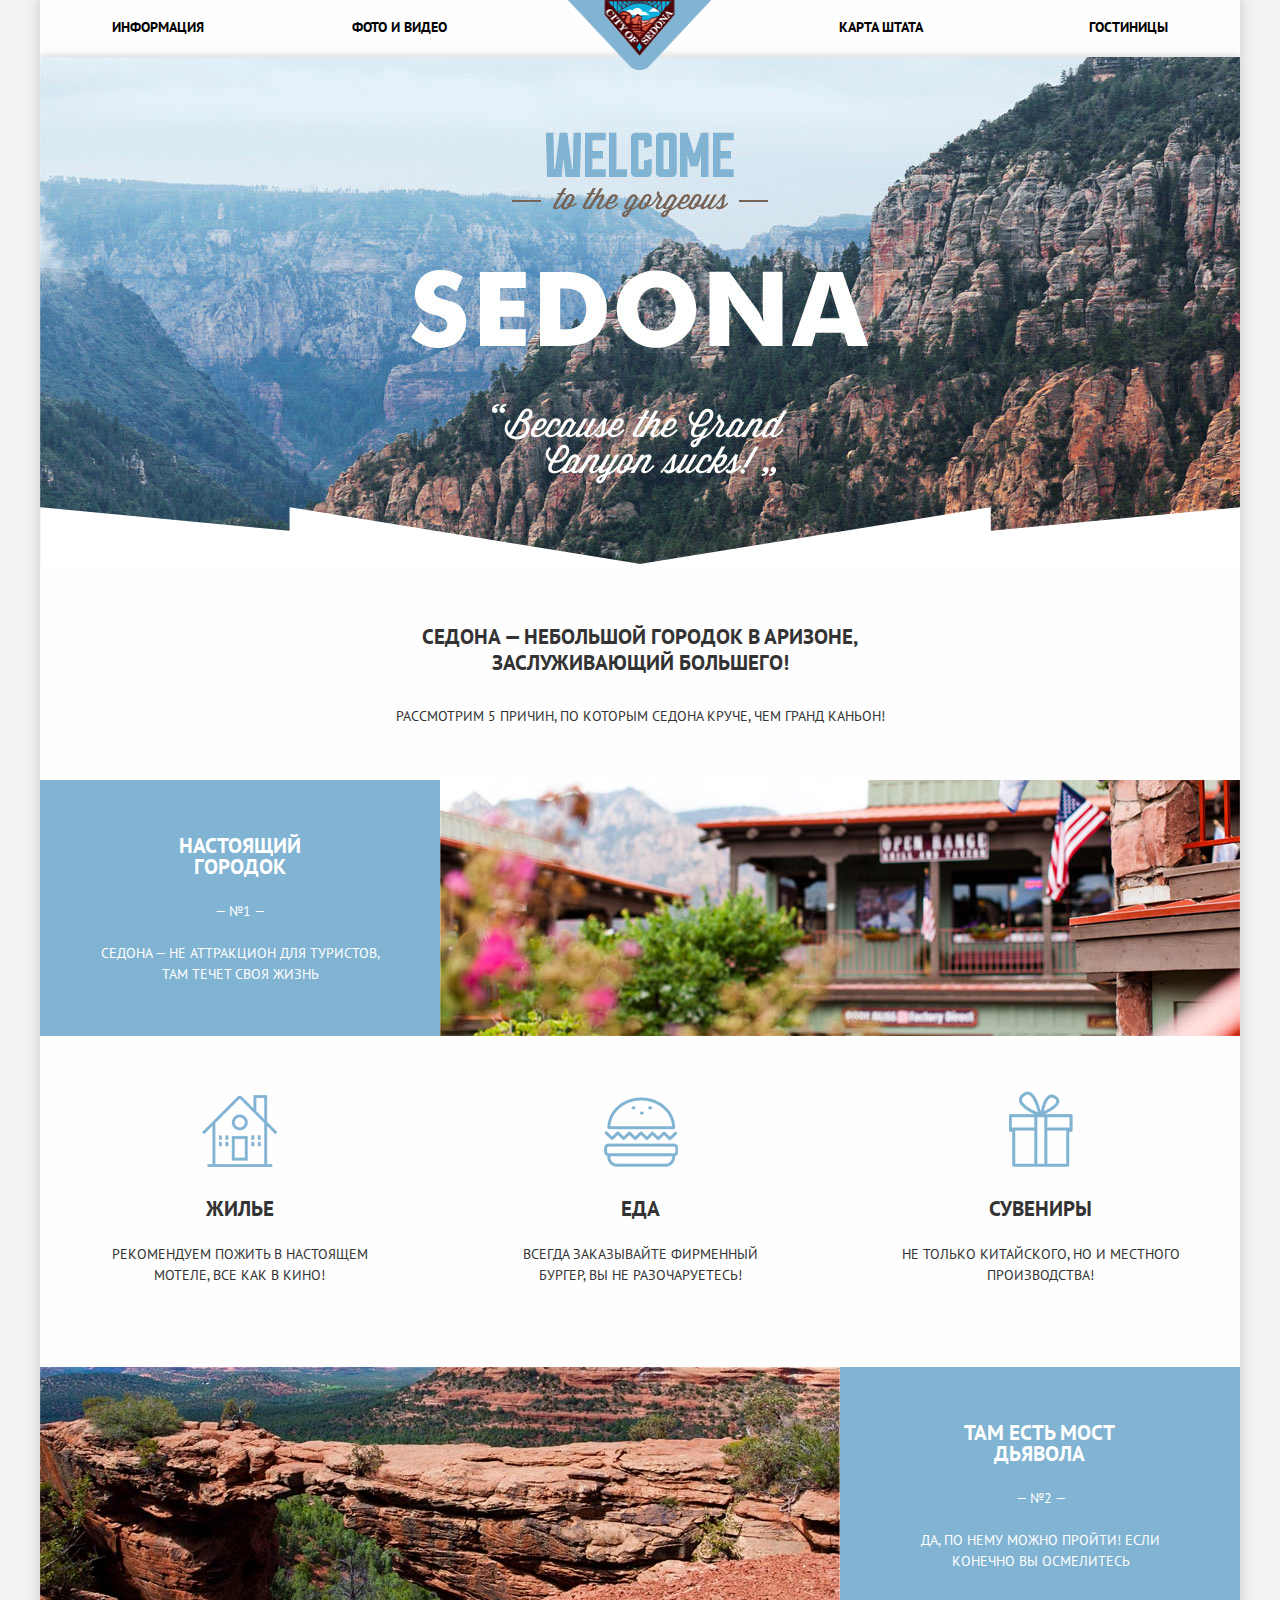
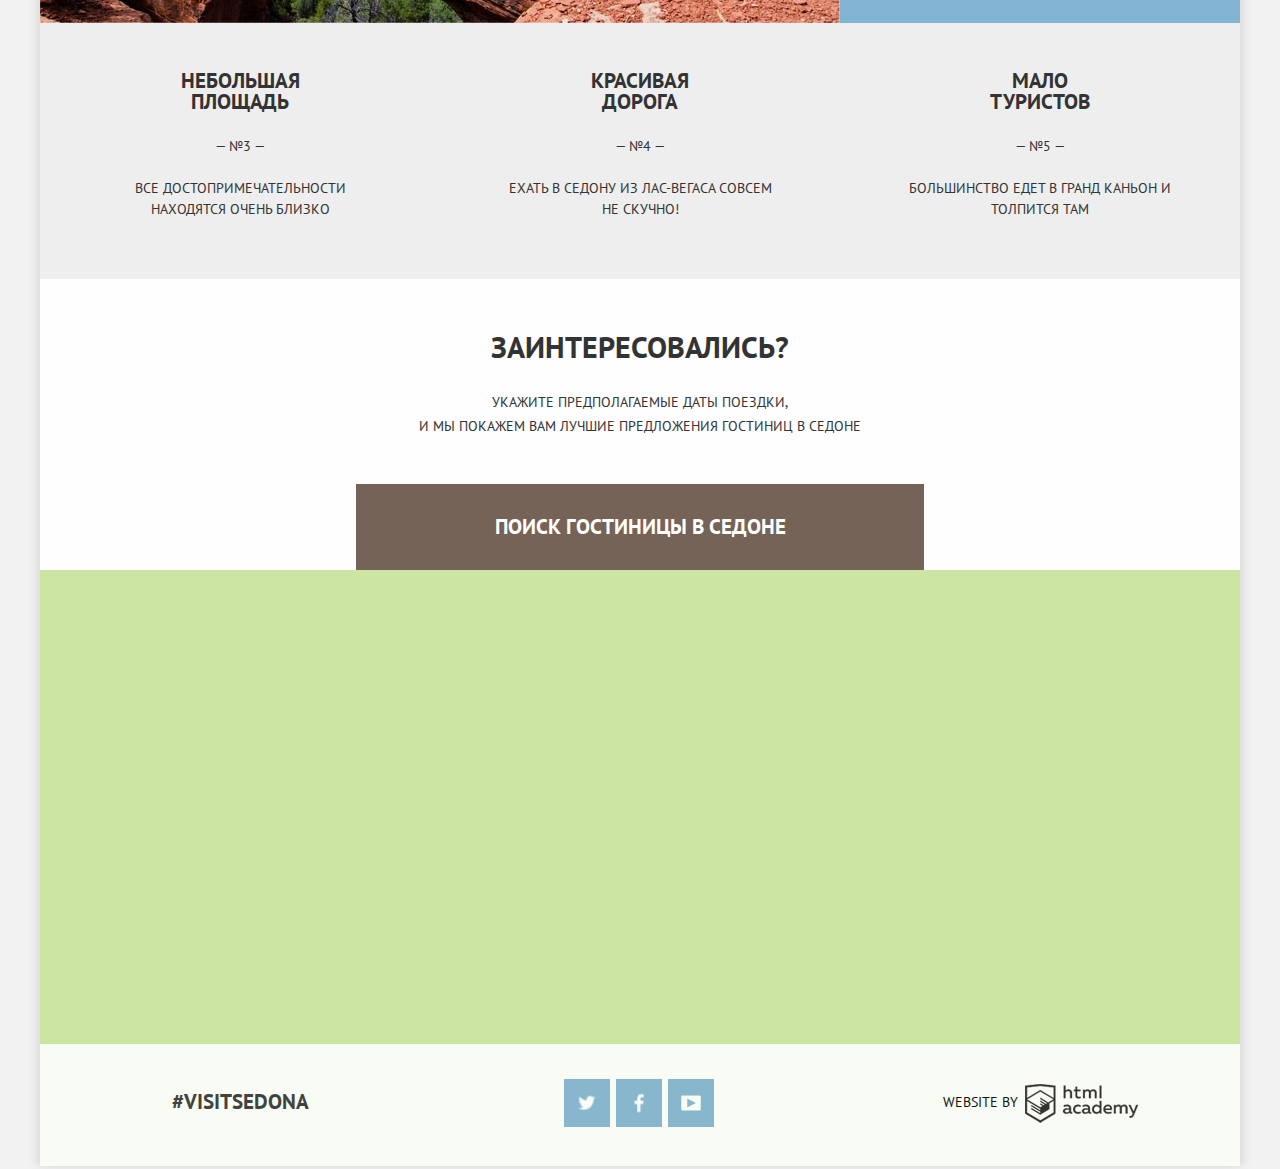
<file: index.html>
<!DOCTYPE html>
<html lang="ru">
  <head>
    <meta charset="utf-8">
    <title>HTML Academy: Седона</title>
    <link href="https://fonts.googleapis.com/css?family=PT+Sans:400,700&amp;subset=cyrillic" rel="stylesheet">
    <link rel="stylesheet" href="css/normalize.min.css">
    <link rel="stylesheet" href="css/style.min.css">
  </head>
  <body>
    <header class="main-header">
      <div class="container">
        <nav class="main-navigation">
          <ul class="clearfix">
            <li class="navigation"><a href="#">Информация</a></li>
            <li class="navigation"><a href="#">Фото и видео</a></li>
            <li class="navigation"><a href="catalog.html">Гостиницы</a></li>
            <li class="navigation"><a href="#">Карта штата</a></li>
          </ul>
          <a><img src="img/logo.png" alt="Логотип" width="145" height="70"></a>
        </nav>
      </div>
    </header>
    <main class="container">
      <div class="sedona-image">
      </div>
      <div class="introduction">
        <h1 class="main-text">Седона — небольшой городок в Аризоне, заслуживающий большего!</h1>
        <p>Рассмотрим 5 причин, по которым Седона круче, чем Гранд Каньон!</p>
      </div>
      <div class="advantage-one clearfix">
        <div class="text-advantage">
          <h3>Настоящий городок</h3>
          <span> — №1 — </span>
          <p>Седона — не аттракцион для туристов, там течет своя жизнь</p>
        </div>
        <img src="img/advan-1.jpg" alt="Город" width="800" height="256">
      </div>
      <div class="feel clearfix">
        <div>
          <img src="img/house.png" alt="Жилье" width="75" height="72">
          <h3>Жилье</h3>
          <p>Рекомендуем пожить в настоящем мотеле, все как в кино!</p>
        </div>
        <div>
          <img src="img/food.png" alt="Еда" width="74" height="70">
          <h3>Еда</h3>
          <p>Всегда заказывайте фирменный бургер, Вы не разочаруетесь!</p>
        </div>
        <div>
          <img src="img/souvenirs.png" alt="Сувениры" width="64" height="76">
          <h3>Сувениры</h3>
          <p>Не только китайского, но и местного производства!</p>
        </div>
      </div>
      <div class="second-advantage clearfix">
        <img src="img/advan-2.jpg" alt="Мост дьявола" width="800" height="256">
        <div class="text-advantage">
          <h3>Там есть мост дьявола</h3>
          <span> — №2 —</span>
          <p>Да, по нему можно пройти! Если конечно вы осмелитесь</p>
        </div>
      </div>
      <div class="other-advantages">
        <div>
          <h3>Небольшая площадь</h3>
          <span>— №3 —</span>
          <p>Все достопримечательности находятся очень близко</p>
        </div>
        <div>
          <h3>Красивая дорога</h3>
          <span>— №4 —</span>
          <p>Ехать в Седону из Лас-Вегаса совсем не скучно!</p>
        </div>
        <div>
          <h3>Мало туристов</h3>
          <span>— №5 —</span>
          <p>Большинство едет в гранд каньон и толпится там</p>
        </div>
      </div>
      <div class="hotels">
        <h2>Заинтересовались?</h2>
        <p>Укажите предполагаемые даты поездки,<br /> и мы покажем вам лучшие предложения гостиниц в седоне</p>
        <div class="find">
          <button class="open-form" type="button">Поиск гостиницы в Седоне</button>
          <form class="find-form" method="get" action="catalog.html">
            <div class="arr-block arr-block1 clearfix">
              <label class="text-form" for="arrival">Дата заезда: </label>
              <input class="input-date" type="text" name="arrival" id="arrival" placeholder="24 апреля 2016">
              <button class="btn-calendar" type="button"></button>
            </div>
            <div class="arr-block arr-block2 clearfix">
              <label class="text-form" for="eviction">Дата выезда:</label>
              <input class="input-date" type="text" name="eviction" id="eviction" placeholder="4 июля 2016">
              <button class="btn-calendar" type="button"></button>
            </div>
            <div class="adult">
              <label for="adult">Взрослые:</label>
              <button class="btn-minus" type="button"></button>
              <input class="people" type="text" name="adult" id="adult" placeholder="2">
              <button class="btn-plus" type="button"></button>
            </div>
            <div class="childrens">
              <label for="children">Дети:</label>
              <button class="btn-minus" type="button"></button>
              <input class="people" type="text" name="children" id="children" placeholder="0">
              <button class="btn-plus" type="button"></button>
            </div>
            <button class="find-btn" type="submit">Найти</buttom>
        </form>
      </div>
      </div>
      <div class="map">
        <iframe src="https://www.google.com/maps/embed?pb=!1m18!1m12!1m3!1d52385.18050594469!2d-111.83015782304254!3d34.85437338108221!2m3!1f0!2f0!3f0!3m2!1i1024!2i768!4f13.1!3m3!1m2!1s0x872da132f942b00d%3A0x5548c523fa6c8efd!2z0KHQtdC00L7QvdCwLCDQkNGA0LjQt9C-0L3QsCA4NjMzNiwg0KHQqNCQ!5e0!3m2!1sru!2sua!4v1479748715463" width="1200" height="595" frameborder="0" style="border:0" allowfullscreen></iframe>
      </div>
    </main>
    <footer class="main-footer index-footer">
        <div class="footer-sedona">
          <span>#visitsedona</span>
        </div>
        <div class="footer-social">
          <a class="social-btn social-btn-twit" >Twiter </a>
          <a class="social-btn social-btn-fb" >FB</a>
          <a class="social-btn social-btn-play" >Play</a>
        </div>
        <div class="footer-copyright">
          <a href="#">Website by</a>
      </div>
    </footer>
    <script src="js/script.min.js"></script>
  </body>
</html>
</file>
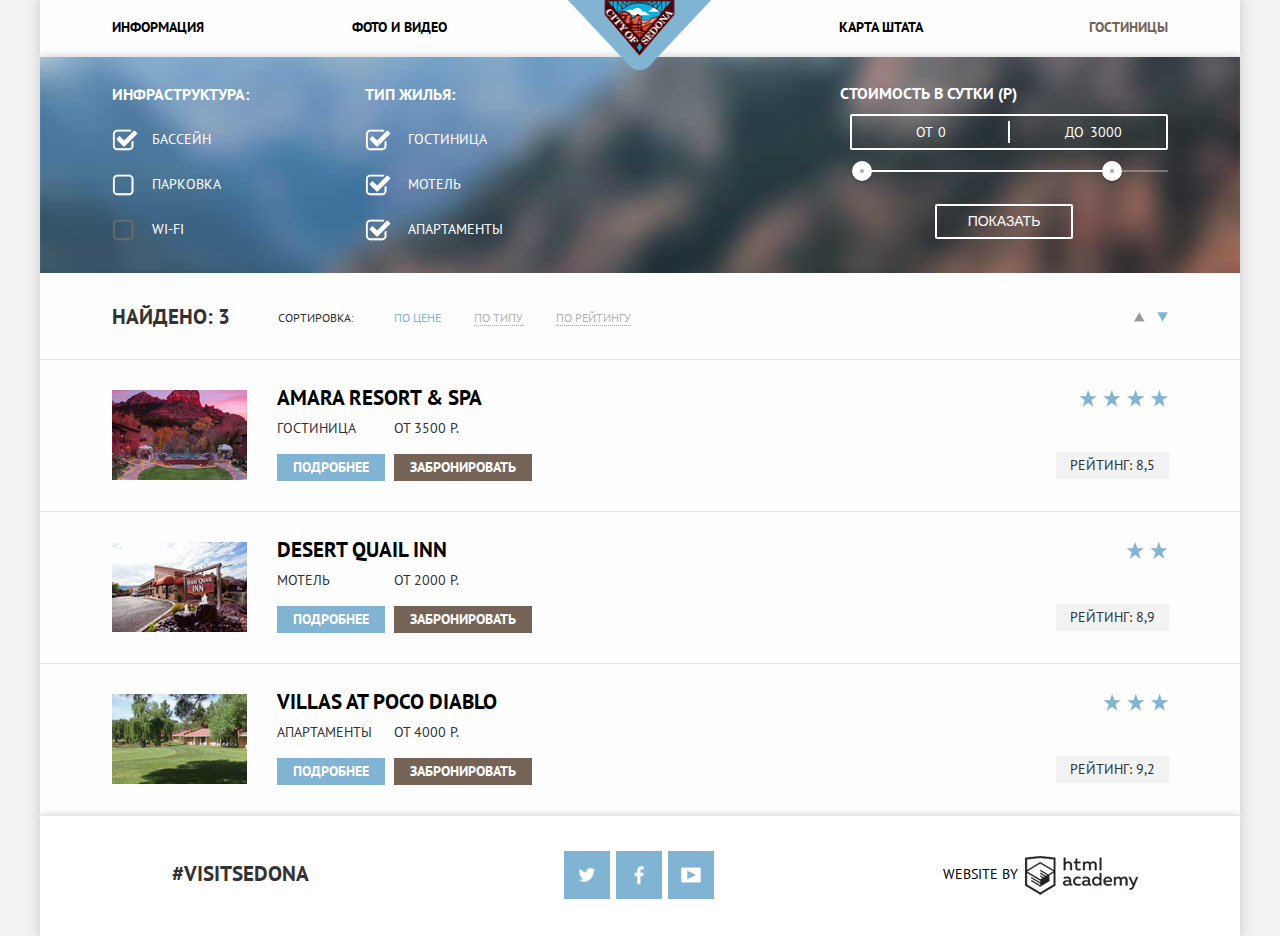
<file: catalog.html>
<!DOCTYPE HTML>
<html lang="ru">
  <head>
    <meta charset="utf-8">
    <title>Каталог гостиниц</title>
    <link rel="stylesheet" href="css/normalize.min.css">
    <link rel="stylesheet" href="css/style.min.css">
    <link href="https://fonts.googleapis.com/css?family=PT+Sans:400,700&amp;subset=cyrillic" rel="stylesheet">
  </head>
  <body>
    <header class="main-header">
      <div class="container">
        <nav class="main-navigation">
          <ul class="clearfix">
            <li class="navigation"><a href="#">Информация</a></li>
            <li class="navigation"><a href="#">Фото и видео</a></li>
            <li class="navigation active-nav"><a href="catalog.html">Гостиницы</a></li>
            <li class="navigation"><a href="#">Карта штата</a></li>
          </ul>
          <a href="index.html"><img src="img/logo.png" alt="Логотип" width="145" height="70"></a>
        </nav>
      </div>
    </header>
    <main class="container">
      <div class="filters clearfix"><!-- форма -->
        <form method="get" action="find.html">
          <div class="checkbox-wrapper">
            <div class="infrastructure">
              <h3>Инфраструктура:</h3>
              <input type="checkbox" name="waterpool" id="waterpool" checked>
              <label for="waterpool">Бассейн</label>
              <input type="checkbox" name="parking" id="parking">
              <label for="parking">Парковка</label>
              <input type="checkbox" name="wi-fi" id="wi-fi" disabled>
              <label for="wi-fi">WI-FI</label>
            </div>
            <div class="house-type">
              <h3>Тип жилья:</h3>
              <input type="checkbox" name="hotel" id="hotel" checked>
              <label for="hotel">Гостиница</label>
              <input type="checkbox" name="motel" id="motel" checked>
              <label for="motel">Мотель</label>
              <input type="checkbox" name="apartments" id="apartments" checked>
              <label for="apartments">Апартаменты</label>
            </div>
          </div>
          <div class="filter-range">
            <div class="filter-range-title">Стоимость в сутки (Р)</div>
            <div class="price-controls">
              <label class="min-price">
                От <input type="text" name="min-price" value=0>
              </label>
              <label class="max-price">
                До <input type="text" name="max-price" value=3000>
              </label>
            </div>
            <div class="range-controls">
              <div class="scale">
                  <div class="bar">
                  </div>
              </div>
              <div class="range-toggle min-range-toggle"></div>
              <div class="range-toggle max-range-toggle"></div>
            </div>
            <button class="btn-transparent" type="submit">Показать</button>
          </div>
        </form>
      </div>
      <div class="sort clearfix"><!--??-->
        <h3>Найдено: 3</h3>
        <span>Сортировка:</span>
        <a class="sort-active" href="#">По цене</a>
        <a href="#">По типу</a>
        <a href="#">По рейтингу</a>
        <a class="down-arrow down-active-arrow"></a>
        <a class="top-arrow"></a>
      </div>
      <div class="found clearfix"><!-- ??? -->
        <img src="img/hotel-1.jpg" alt="Гостиница" width="135" height="90">
        <div class="about-house">
          <a href="#" class="name"><h3>Amara Resort & Spa</h3></a>
          <div>
            <span class="hotel-type">Гостиница</span>
            <span class="price">От 3500 р.</span>
          </div>
          <a href="#" class="more">Подробнее</a>
          <a href="#" class="booking">Забронировать</a>
        </div>
        <div class="stars"></div>
        <span class="rating">Рейтинг: 8,5</span>
      </div>
      <div class="found clearfix">
        <img src="img/hotel-2.jpg" alt="Мотель" width="135" height="90">
        <div class="about-house">
          <a href="#" class="name">
            <h3>Desert Quail Inn</h3>
          </a>
          <div>
            <span class="hotel-type">Мотель</span>
            <span class="price">От 2000 р.</span>
          </div>
          <a href="#" class="more">Подробнее</a>
          <a href="#" class="booking">Забронировать</a>
        </div>
        <div class="stars two-stars"></div>
        <span class="rating">Рейтинг: 8,9</span>
      </div>
      <div class="found clearfix">
        <img src="img/hotel-3.jpg" alt="Апартаменты" width="135" height="90">
        <div class="about-house">
          <a href="#" class="name">
            <h3>Villas at Poco Diablo</h3>
          </a>
          <div>
            <span class="hotel-type">Апартаменты</span>
            <span class="price">От 4000 р.</span>
          </div>
          <a href="#" class="more">Подробнее</a>
          <a href="#" class="booking">Забронировать</a>
          </div>
        <div class="stars three-stars"></div>
        <span class="rating">Рейтинг: 9,2</span>
      </div>
    </main>
    <footer class="main-footer">
      <div class="container clearfix">
        <div class="footer-sedona">
          <span>#visitsedona</span>
        </div>
        <div class="footer-social">
          <a class="social-btn social-btn-twit" href="">Twiter </a>
          <a class="social-btn social-btn-fb" href="">FB</a>
          <a class="social-btn social-btn-play" href="">Play</a>
        </div>
        <div class="footer-copyright">
          <a href="#">Website by</a>
        </div>
      </div>
    </footer>
  </body>
</html>
</file>
<file: css/style.min.css>
body{font-size:14px;font-family:"PT Sans","Arial",sans-serif;font-weight:400;line-height:1.2;text-transform:uppercase;color:#333;background-color:#f2f2f2}.hotels h2,h1{font-size:30px}h2{font-size:24px}h3{font-size:21px}.clearfix::after{content:"";display:table;clear:both}.container{width:1200px;margin:0 auto;background-color:#fefefe;box-shadow:4px 0 8px 0 #dbdbdb,-4px 0 8px 0 #dbdbdb}.main-header img{position:absolute;top:0;left:50%;width:144px;height:70px;margin-left:-72px}.main-navigation{position:relative}.main-navigation ul{font-size:0;padding:14px 72px 17px}.navigation{display:inline-block;vertical-align:top;width:240px;font-size:14px;font-weight:600;line-height:26px}.navigation:nth-child(n){float:left;text-align:left}.navigation:nth-child(2n){float:left}.navigation:nth-child(3n),.navigation:nth-child(4n){float:right;text-align:right}.navigation:nth-child(4n){padding-right:5px}.navigation a{color:#000;text-decoration:none}.navigation a:hover{color:#81b3d2}.navigation a:active{color:#b2b2b2}.active-nav a{color:#766357}.active-nav a:hover{color:#604e43}.active-nav a:active{color:#d6d0cc}.sedona-image{width:100%;height:432px;background:url(../img/underline.png) no-repeat 0 100%,url(../img/background.jpg) 0 -57px;background-color:#798ead;margin-bottom:60px;padding-top:75px}.introduction{width:575px;text-align:center;margin:0 auto;padding-bottom:37px}.introduction p,.main-text{line-height:26px}.main-text{font-size:21px;text-align:center;margin-bottom:27px}.text-advantage{float:left;width:282px;min-height:201px;line-height:21px;text-align:center;padding-left:59px;padding-top:55px;padding-right:59px;color:#fff;background-color:#81b3d2}.text-advantage h3{width:135px;margin:0 auto 24px}.text-advantage span{display:inline-block;vertical-align:top;margin-bottom:7px}.advantage-one img{float:right;width:800px;height:256px}.feel{padding:55px 49px 81px 57px}.feel h3{margin-bottom:23px}.feel div{width:285px;float:left;text-align:center}.feel p{line-height:21px;text-align:center;margin-bottom:0}.feel div:first-child{margin-right:116px}.feel div:first-child img{padding-top:4px;margin-bottom:4px}.feel div:nth-child(2){margin-right:115px}.feel div:nth-child(2) img{padding-top:6px;margin-bottom:4px}.feel div:last-child img{margin-bottom:4px}.second-advantage div{float:right;padding-left:48px;padding-right:70px}.second-advantage h3{width:151px;padding-left:21px}.second-advantage span{display:inline-block;vertical-align:top;width:305px}.second-advantage p{width:305px}.second-advantage img{float:left;width:800px;height:256px}.other-advantages{min-height:194px;line-height:21px;text-align:center;background-color:#eee;padding:47px 60px 15px 65px}.other-advantages div{width:270px;float:left}.other-advantages h3{width:120px;margin:0 auto 24px}.other-advantages span{display:inline-block;vertical-align:top;margin-bottom:7px}.other-advantages div:first-child,.other-advantages div:nth-child(2){margin-right:130px}.hotels{text-align:center;padding-top:25px}.hotels p{display:inline-block;vertical-align:top;line-height:24px;margin-top:0;margin-bottom:46px}.find,.open-form{width:568px;color:#fff;background-color:#766357}.find{position:relative;margin:0 auto}.open-form{font-family:"PT Sans","Arial",sans-serif;font-size:21px;line-height:24px;font-weight:600;text-transform:uppercase;padding-top:31px;padding-bottom:31px;border:none;outline:none;cursor:pointer}.map{background-color:#cbe6a3}.map,.map img{height:595px;width:1200px;z-index:1}.filters{min-height:203px;color:#fff;background-color:#595353;background-image:url(../img/filter.jpg);background-repeat:no-repeat;background-position:0 -55px;padding-top:13px;padding-left:72px;padding-right:72px;margin-bottom:0}.filters h3{font-size:16px}.filters input[type=checkbox]{display:none}.filters input[type=checkbox]+label{position:relative;display:block;line-height:20px;padding-left:43px;margin:10px 0 25px;cursor:pointer}.infrastructure input[type=checkbox]+label{padding-left:40px}.filters input[type=checkbox]+label::before{position:absolute;content:"";top:0;left:0;display:block;width:22px;height:22px;background-image:url(../img/sprite.png);background-repeat:no-repeat;background-position:-521px -5px}.filters input[type=checkbox]:checked+label::before{position:absolute;content:"";top:0;left:0;width:26px;height:22px;background-image:url(../img/sprite.png);background-repeat:no-repeat;background-position:-465px -5px;border:0}.filters input[type=checkbox]:disabled+label::before{background-position:-397px -5px}.checkbox-wrapper{max-width:550px}.infrastructure{float:left;text-align:left;width:240px}.house-type{float:left;width:278px;padding-left:13px}.house-type h3,.infrastructure h3{padding-bottom:9px;margin-top:15px}.filter-range{float:right;width:328px;margin-top:13px}.filter-range-title{font-size:16px;line-height:21px;font-weight:600;margin-bottom:10px}.price-controls{position:relative;height:32px;font-size:0;margin-left:10px;margin-bottom:20px;border:2px solid #fff;border-radius:2px}.price-controls::after{content:"";position:absolute;width:2px;height:22px;left:50%;top:50%;transform:translate(-50%,-50%);background:#fff}.price-controls label{display:inline-block;font-size:14px;line-height:30px;vertical-align:top;cursor:pointer}.price-controls .max-price,.price-controls .min-price{width:85px;padding-left:64px}.price-controls input{width:50px;height:30px;margin:0;color:inherit;font:inherit;background:0 0;border:none}.range-controls{position:relative;margin-bottom:32px;width:328px}.range-controls .scale{height:2px;background:rgba(255,255,255,.3);margin-left:15px}.range-controls .bar{width:85%;height:2px;background:#fff}.range-toggle{position:absolute;top:-9px;width:4px;height:4px;background:#ababab;border:8px solid #fff;border-radius:50%;box-shadow:0 2px 1px 0 rgba(0,1,1,.2);cursor:pointer}.min-range-toggle{left:12px}.max-range-toggle{left:80%}.range-toggle:hover{background:#1c4f80}.btn-transparent{display:block;margin:0 auto;padding:5px 31px;font-size:14px;line-height:21px;color:#fff;text-transform:uppercase;background:0 0;border:2px solid #fff;border-radius:2px;cursor:pointer}.btn-transparent:hover{color:#000;background:#fff}.found,.sort{position:relative}.sort{width:1056px;min-height:55px;padding:10px 72px 9px}.sort a,.sort h3,.sort span{display:inline-block;vertical-align:top;margin-right:44px}.sort a,.sort span{font-size:12px;margin-top:28px;margin-right:36px}.sort a{text-decoration:none;color:#b2b2b2;margin-right:29px;border-bottom:1px dotted #81b3d2}.sort a:hover{color:#81b3d2}.sort a:active{color:#000}.sort a.sort-active{border:0;color:#81b3d2}a.down-arrow,a.top-arrow{float:right;width:11px;height:10px;background-image:url(../img/sprite.png);background-repeat:no-repeat;background-position:-314px -5px;border-bottom:0;margin-top:29px;margin-right:12px;opacity:.4}a.down-arrow{background-position:-272px -5px;margin-right:0}a.down-arrow:hover,a.top-arrow:hover{opacity:1}a.top-arrow:active{background-position:-293px -5px}a.down-active-arrow,a.down-arrow:active{background-position:-251px -5px}a.down-active-arrow{opacity:1}.found{min-height:90px;padding:30px 72px;border-top:1px solid #e5e5e5}.found:last-child{border-bottom:1px solid #e5e5e5}.found img{float:left;height:90px;width:135px;margin-right:30px}.name{color:#000}.name:hover{color:#b3d1e4}.name:active{color:#b2b2b2}.about-house{float:left;margin-top:-2px}.about-house h3{margin-top:-3px;margin-bottom:0}.booking,.hotel-type,.more,.price{display:inline-block;vertical-align:top}.hotel-type,.price{width:109px;margin-top:10px;margin-bottom:27px;margin-right:4px}.about-house a{text-decoration:none;margin-top:-10px}.booking,.more{color:#fff;font-weight:600;padding:5px 16px}.more{margin-right:5px;background-color:#81b3d2}.more:hover{background-color:#669ec0}.more:active{background-color:#5496bd;color:#88b6d1}.booking{background-color:#766357}.booking:hover{background-color:#604e43}.booking:active{color:#7e7169;background-color:#503e33}.stars{float:right;left:1px;width:89px;height:17px;background-image:url(../img/sprite.png);background-repeat:no-repeat;background-position:-583px -5px}.two-stars{width:42px}.three-stars{width:65px}.rating{position:absolute;right:71px;bottom:32px;display:inline-block;vertical-align:top;background-color:#f2f2f2;padding:5px 14px}.index-footer{position:relative;z-index:12312;width:1200px;min-height:122px;background-color:#fefefe;margin:-121px auto 0;opacity:.9}.main-footer .container{min-height:120px;text-align:center;background-color:#fff}.footer-sedona span,.social-btn{display:inline-block;vertical-align:top}.footer-sedona span{font-weight:600;float:left;text-align:center;margin:0;padding-top:45px;padding-left:80px;padding-right:87px;width:240px;font-size:21px}.footer-social{float:left;width:276px;text-align:center;padding-top:35px;padding-left:55px}.social-btn{position:relative;width:46px;height:48px;font-size:0;background-color:#81b3d2;margin-right:2px}.social-btn::before{position:absolute;content:"";top:50%;left:50%;background-image:url(../img/sprite.png);background-repeat:no-repeat;transform:translate(-50%,-50%)}.social-btn-twit::before{width:17px;height:15px;background-position:-682px -5px}.social-btn-fb::before{width:10px;height:19px;background-position:-501px -5px}.social-btn-play::before{width:20px;height:16px;background-position:-553px -5px}.social-btn-fb:hover,.social-btn-play:hover,.social-btn-twit:hover{background:#669ec0}.social-btn-fb:active,.social-btn-play:active,.social-btn-twit:active{background:#5496bd}.social-btn-fb:active::before,.social-btn-play:active::before,.social-btn-twit:active::before{opacity:.5}.footer-copyright{position:relative;float:right;width:225px;min-height:40px;text-align:left;margin-top:41px;margin-right:72px;padding-top:9px;padding-left:15px}.footer-copyright a{text-decoration:none;color:#000}.footer-copyright a::before{position:absolute;content:"";right:30px;top:-1px;width:113px;height:39px;background-image:url(../img/sprite.png);background-repeat:no-repeat;background-position:-5px -5px}.footer-copyright a:hover::before{background-position:-128px -5px}.footer-copyright a:active::before{background-position:-5px -5px;opacity:.4}@-webkit-keyframes bounce{0%{-webkit-transform:translateY(-20px);-ms-transform:translateY(-20px);transform:translateY(-20px)}30%{-webkit-transform:translateY(40px);-ms-transform:translateY(40px);transform:translateY(40px)}50%{-webkit-transform:translateY(-5px);-ms-transform:translateY(-5px);transform:translateY(-5px)}80%{-webkit-transform:translateY(5px);-ms-transform:translateY(5px);transform:translateY(5px)}to{-webkit-transform:translateY(0);-ms-transform:translateY(0);transform:translateY(0)}}@keyframes bounce{0%{-webkit-transform:translateY(-20px);-ms-transform:translateY(-20px);transform:translateY(-20px)}30%{-webkit-transform:translateY(40px);-ms-transform:translateY(40px);transform:translateY(40px)}50%{-webkit-transform:translateY(-5px);-ms-transform:translateY(-5px);transform:translateY(-5px)}80%{-webkit-transform:translateY(5px);-ms-transform:translateY(5px);transform:translateY(5px)}to{-webkit-transform:translateY(0);-ms-transform:translateY(0);transform:translateY(0)}}.find-form{position:absolute;text-align:left;color:#000;background-color:#fff;font-weight:600;padding-top:55px;padding-left:55px;padding-right:55px;-webkit-animation:bounce .8s;-ms-transform:bounce .8s;animation:bounce .8s}.arr-block{position:relative}.btn-calendar{position:absolute;z-index:2;right:10px;top:7px;width:21px;height:22px;background-image:url(../img/sprite.png);background-position:-335px -5px;background-repeat:no-repeat;background-color:transparent;border:none;opacity:.5}.find-form input:hover{background-color:#ebebeb}.find-form input:focus{background-color:#fff;outline:#e5e5e5 solid 2px}.text-form{position:relative;font-size:14px;line-height:37px}.input-date,.people{font-family:"PT Sans","Arial",sans-serif;font-size:14px;font-weight:600;background:#f2f2f2;border:0}.input-date{position:relative;float:right;letter-spacing:0;text-transform:uppercase;margin-bottom:30px;width:299px;height:35px;padding-left:11px;padding-right:35px}.people{width:26px;height:36px;text-align:center;line-height:38px;padding-left:42px;padding-right:44px}.adult,.childrens{position:relative;display:inline-block;vertical-align:top;width:228px}.childrens{text-align:left;height:35px;width:180px}.adult input,.childrens,.childrens input{float:right}.adult label,.arr-block label,.childrens label{display:inline-block;vertical-align:top;line-height:38px}.btn-minus,.btn-plus{position:absolute;top:18px;right:90px;width:12px;height:3px;background-position:-709px -5px;background-repeat:no-repeat;background-image:url(../img/sprite.png);background-color:transparent;opacity:.5;border:none}.btn-plus{top:14px;right:14px;width:11px;height:11px;background-position:-753px -5px}.btn-calendar:hover,.btn-minus:hover,.btn-plus:hover{opacity:1}.btn-plus:active{background-position:-774px -5px}.btn-minus:active{background-position:-731px -5px}.btn-calendar:active{background-position:-366px -5px}.btn-calendar,.btn-minus:focus,.btn-plus:focus{outline:none}.find-btn{width:459px;height:58px;font-family:"PT Sans","Arial",sans-serif;color:#fff;font-size:21px;line-height:48px;text-align:center;text-transform:uppercase;background-color:#81b3d2;margin-top:55px;margin-bottom:55px;border:none}.find-btn:hover{background-color:#669ec0}.find-btn:active{background-color:#5496bd;color:#81b2ce}.close-form{display:none}::-webkit-input-placeholder{color:#000;font-weight:600}:-moz-placeholder,::-moz-placeholder{color:#000;font-weight:600}:-ms-input-placeholder{color:#000;font-weight:600}
</file>
